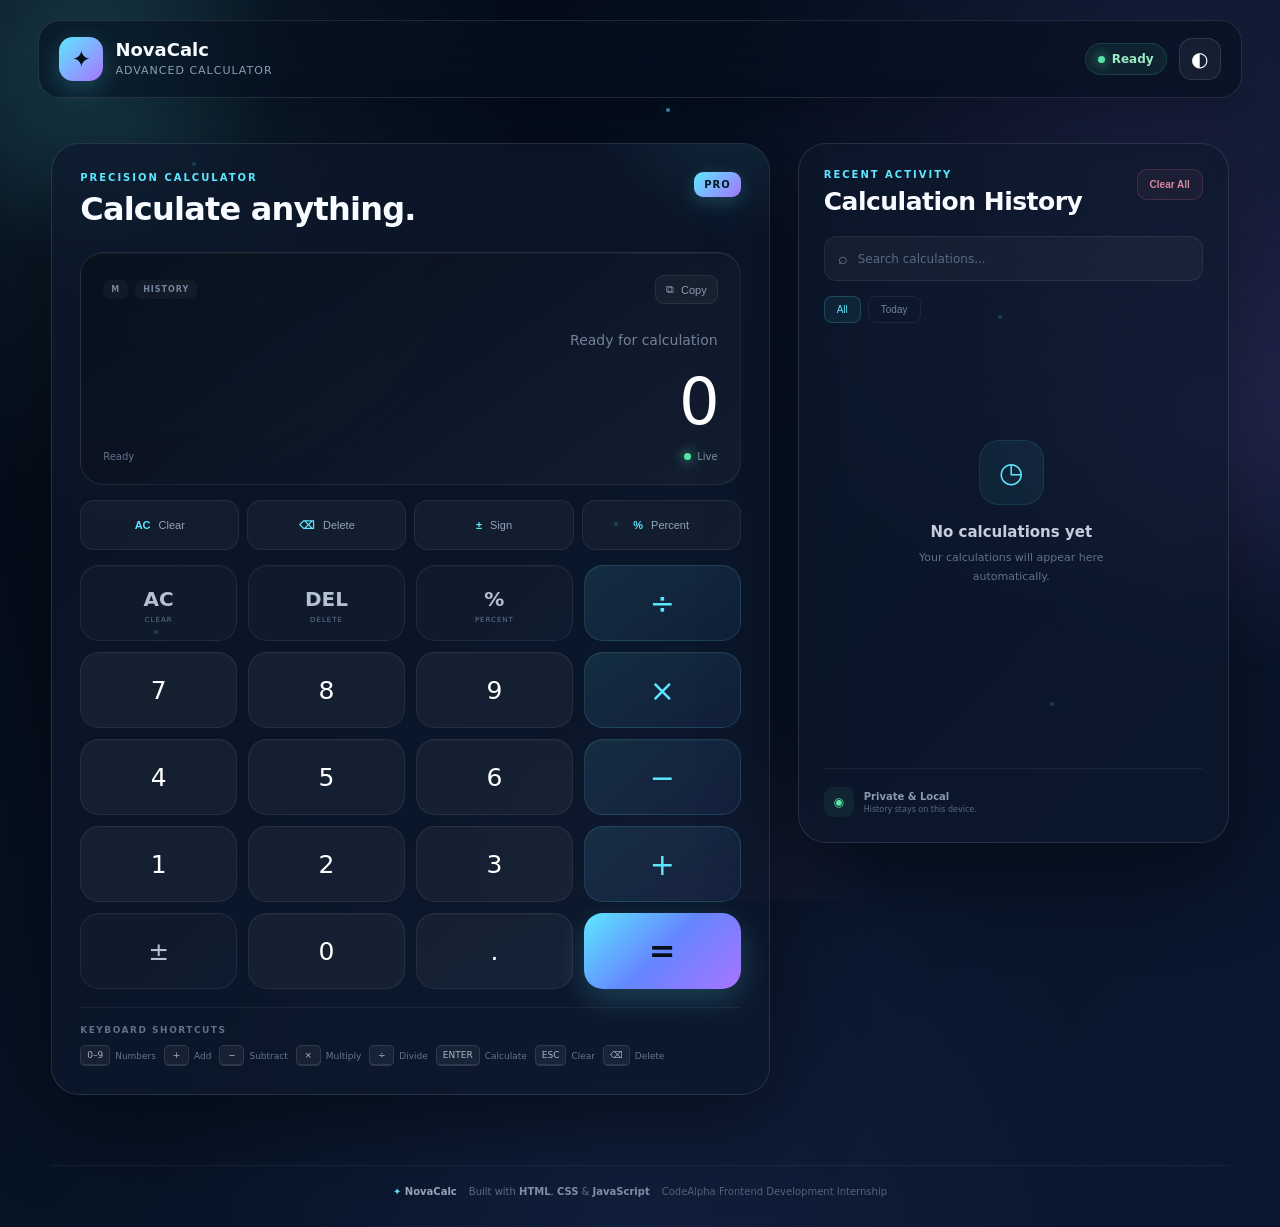
<file: Task2_Calculator/index.html>
<!DOCTYPE html>
<html lang="en">

<head>
    <meta charset="UTF-8">

    <meta
        name="viewport"
        content="width=device-width, initial-scale=1.0"
    >

    <meta
        name="description"
        content="NovaCalc - Advanced Premium Calculator"
    >

    <title>NovaCalc | Advanced Calculator</title>

    <link
        rel="stylesheet"
        href="style.css"
    >
</head>

<body>

    <!-- =====================================================
         BACKGROUND EFFECTS
    ====================================================== -->

    <div class="background-effects">

        <div class="gradient-orb orb-one"></div>
        <div class="gradient-orb orb-two"></div>
        <div class="gradient-orb orb-three"></div>

        <div class="grid-overlay"></div>

        <div class="particle particle-one"></div>
        <div class="particle particle-two"></div>
        <div class="particle particle-three"></div>
        <div class="particle particle-four"></div>
        <div class="particle particle-five"></div>
        <div class="particle particle-six"></div>

    </div>


    <!-- =====================================================
         NAVIGATION
    ====================================================== -->

    <header class="navbar">

        <div class="brand">

            <div class="brand-logo">
                <span>✦</span>
            </div>

            <div class="brand-text">

                <h1>NovaCalc</h1>

                <p>
                    Advanced Calculator
                </p>

            </div>

        </div>


        <div class="navbar-actions">

            <div class="status-indicator">

                <span class="status-dot"></span>

                <span>
                    Ready
                </span>

            </div>


            <button
                id="themeBtn"
                class="nav-button"
                type="button"
                aria-label="Change theme"
            >
                ◐
            </button>

        </div>

    </header>


    <!-- =====================================================
         MAIN APPLICATION
    ====================================================== -->

    <main class="app-container">


        <!-- =================================================
             CALCULATOR PANEL
        ================================================== -->

        <section class="calculator-panel">


            <!-- Calculator Header -->

            <div class="calculator-header">

                <div>

                    <span class="eyebrow">
                        PRECISION CALCULATOR
                    </span>

                    <h2>
                        Calculate anything.
                    </h2>

                </div>


                <div class="calculator-badge">
                    PRO
                </div>

            </div>


            <!-- =================================================
                 DISPLAY
            ================================================== -->

            <div class="display-container">


                <div class="display-toolbar">

                    <div class="memory-indicators">

                        <span id="memoryIndicator">
                            M
                        </span>

                        <span id="historyIndicator">
                            HISTORY
                        </span>

                    </div>


                    <button
                        id="copyBtn"
                        class="copy-button"
                        type="button"
                        aria-label="Copy result"
                    >
                        <span>⧉</span>
                        Copy
                    </button>

                </div>


                <!-- Previous expression -->

                <div
                    id="expression"
                    class="expression"
                >
                    Ready for calculation
                </div>


                <!-- Main result -->

                <div
                    id="display"
                    class="main-display"
                    aria-live="polite"
                >
                    0
                </div>


                <!-- Display footer -->

                <div class="display-footer">

                    <span id="displayStatus">
                        Enter numbers to begin
                    </span>

                    <span>
                        <span class="live-dot"></span>
                        Live
                    </span>

                </div>

            </div>


            <!-- =================================================
                 QUICK TOOLS
            ================================================== -->

            <div class="quick-tools">

                <button
                    type="button"
                    class="quick-tool"
                    data-action="clear"
                >
                    <span class="tool-icon">
                        AC
                    </span>

                    <span>
                        Clear
                    </span>
                </button>


                <button
                    type="button"
                    class="quick-tool"
                    data-action="delete"
                >
                    <span class="tool-icon">
                        ⌫
                    </span>

                    <span>
                        Delete
                    </span>
                </button>


                <button
                    type="button"
                    class="quick-tool"
                    data-action="sign"
                >
                    <span class="tool-icon">
                        ±
                    </span>

                    <span>
                        Sign
                    </span>
                </button>


                <button
                    type="button"
                    class="quick-tool"
                    data-action="percent"
                >
                    <span class="tool-icon">
                        %
                    </span>

                    <span>
                        Percent
                    </span>
                </button>

            </div>


            <!-- =================================================
                 CALCULATOR KEYPAD
            ================================================== -->

            <div
                class="calculator-keypad"
                aria-label="Calculator keypad"
            >


                <!-- ROW 1 -->

                <button
                    class="calculator-button function-button"
                    type="button"
                    data-action="clear"
                >
                    <span>AC</span>

                    <small>
                        Clear
                    </small>
                </button>


                <button
                    class="calculator-button function-button"
                    type="button"
                    data-action="delete"
                >
                    <span>DEL</span>

                    <small>
                        Delete
                    </small>
                </button>


                <button
                    class="calculator-button function-button"
                    type="button"
                    data-action="percent"
                >
                    <span>%</span>

                    <small>
                        Percent
                    </small>
                </button>


                <button
                    class="calculator-button operator-button"
                    type="button"
                    data-operator="/"
                    aria-label="Divide"
                >
                    <span>÷</span>
                </button>


                <!-- ROW 2 -->

                <button
                    class="calculator-button number-button"
                    type="button"
                    data-number="7"
                >
                    7
                </button>


                <button
                    class="calculator-button number-button"
                    type="button"
                    data-number="8"
                >
                    8
                </button>


                <button
                    class="calculator-button number-button"
                    type="button"
                    data-number="9"
                >
                    9
                </button>


                <button
                    class="calculator-button operator-button"
                    type="button"
                    data-operator="*"
                    aria-label="Multiply"
                >
                    ×
                </button>


                <!-- ROW 3 -->

                <button
                    class="calculator-button number-button"
                    type="button"
                    data-number="4"
                >
                    4
                </button>


                <button
                    class="calculator-button number-button"
                    type="button"
                    data-number="5"
                >
                    5
                </button>


                <button
                    class="calculator-button number-button"
                    type="button"
                    data-number="6"
                >
                    6
                </button>


                <button
                    class="calculator-button operator-button"
                    type="button"
                    data-operator="-"
                    aria-label="Subtract"
                >
                    −
                </button>


                <!-- ROW 4 -->

                <button
                    class="calculator-button number-button"
                    type="button"
                    data-number="1"
                >
                    1
                </button>


                <button
                    class="calculator-button number-button"
                    type="button"
                    data-number="2"
                >
                    2
                </button>


                <button
                    class="calculator-button number-button"
                    type="button"
                    data-number="3"
                >
                    3
                </button>


                <button
                    class="calculator-button operator-button"
                    type="button"
                    data-operator="+"
                    aria-label="Add"
                >
                    +
                </button>


                <!-- ROW 5 -->

                <button
                    class="calculator-button function-button"
                    type="button"
                    data-action="sign"
                >
                    ±
                </button>


                <button
                    class="calculator-button number-button zero-button"
                    type="button"
                    data-number="0"
                >
                    0
                </button>


                <button
                    class="calculator-button number-button"
                    type="button"
                    data-number="."
                >
                    .
                </button>


                <button
                    class="calculator-button equals-button"
                    type="button"
                    data-action="equals"
                >
                    =
                </button>

            </div>


            <!-- =================================================
                 KEYBOARD SHORTCUTS
            ================================================== -->

            <div class="keyboard-shortcuts">

                <div class="shortcut-title">
                    KEYBOARD SHORTCUTS
                </div>


                <div class="shortcut-list">

                    <div class="shortcut">
                        <kbd>0–9</kbd>
                        <span>Numbers</span>
                    </div>

                    <div class="shortcut">
                        <kbd>+</kbd>
                        <span>Add</span>
                    </div>

                    <div class="shortcut">
                        <kbd>−</kbd>
                        <span>Subtract</span>
                    </div>

                    <div class="shortcut">
                        <kbd>×</kbd>
                        <span>Multiply</span>
                    </div>

                    <div class="shortcut">
                        <kbd>÷</kbd>
                        <span>Divide</span>
                    </div>

                    <div class="shortcut">
                        <kbd>ENTER</kbd>
                        <span>Calculate</span>
                    </div>

                    <div class="shortcut">
                        <kbd>ESC</kbd>
                        <span>Clear</span>
                    </div>

                    <div class="shortcut">
                        <kbd>⌫</kbd>
                        <span>Delete</span>
                    </div>

                </div>

            </div>

        </section>


        <!-- =====================================================
             HISTORY PANEL
        ====================================================== -->

        <aside class="history-panel">


            <!-- History Header -->

            <div class="history-header">

                <div class="history-heading">

                    <span class="eyebrow">
                        RECENT ACTIVITY
                    </span>

                    <h2>
                        Calculation History
                    </h2>

                </div>


                <button
                    id="clearHistory"
                    class="history-clear-button"
                    type="button"
                >
                    Clear All
                </button>

            </div>


            <!-- Search -->

            <div class="history-search">

                <span>
                    ⌕
                </span>

                <input
                    id="historySearch"
                    type="text"
                    placeholder="Search calculations..."
                    autocomplete="off"
                >

            </div>


            <!-- History Filter -->

            <div class="history-filters">

                <button
                    class="history-filter active"
                    data-filter="all"
                    type="button"
                >
                    All
                </button>

                <button
                    class="history-filter"
                    data-filter="today"
                    type="button"
                >
                    Today
                </button>

            </div>


            <!-- History Items -->

            <div
                id="historyList"
                class="history-list"
            >

                <!-- Empty state -->

                <div
                    id="emptyHistory"
                    class="empty-history"
                >

                    <div class="empty-history-icon">
                        ◷
                    </div>

                    <h3>
                        No calculations yet
                    </h3>

                    <p>
                        Your calculations will
                        appear here automatically.
                    </p>

                </div>

            </div>


            <!-- History Footer -->

            <div class="history-footer">

                <div class="history-security">

                    <span class="security-icon">
                        ◉
                    </span>

                    <div>

                        <strong>
                            Private & Local
                        </strong>

                        <p>
                            History stays on this device.
                        </p>

                    </div>

                </div>

            </div>

        </aside>

    </main>


    <!-- =====================================================
         TOAST NOTIFICATION
    ====================================================== -->

    <div
        id="toast"
        class="toast"
        role="status"
        aria-live="polite"
    >
        <span id="toastIcon">
            ✓
        </span>

        <span id="toastMessage">
            Done
        </span>

    </div>


    <!-- =====================================================
         FOOTER
    ====================================================== -->

    <footer class="footer">

        <div class="footer-brand">
            <span>✦</span>
            NovaCalc
        </div>

        <p>
            Built with
            <strong>HTML</strong>,
            <strong>CSS</strong> &
            <strong>JavaScript</strong>
        </p>

        <span class="footer-internship">
            CodeAlpha Frontend Development Internship
        </span>

    </footer>


    <!-- =====================================================
         JAVASCRIPT
    ====================================================== -->

    <script src="script.js"></script>

</body>

</html>
</file>
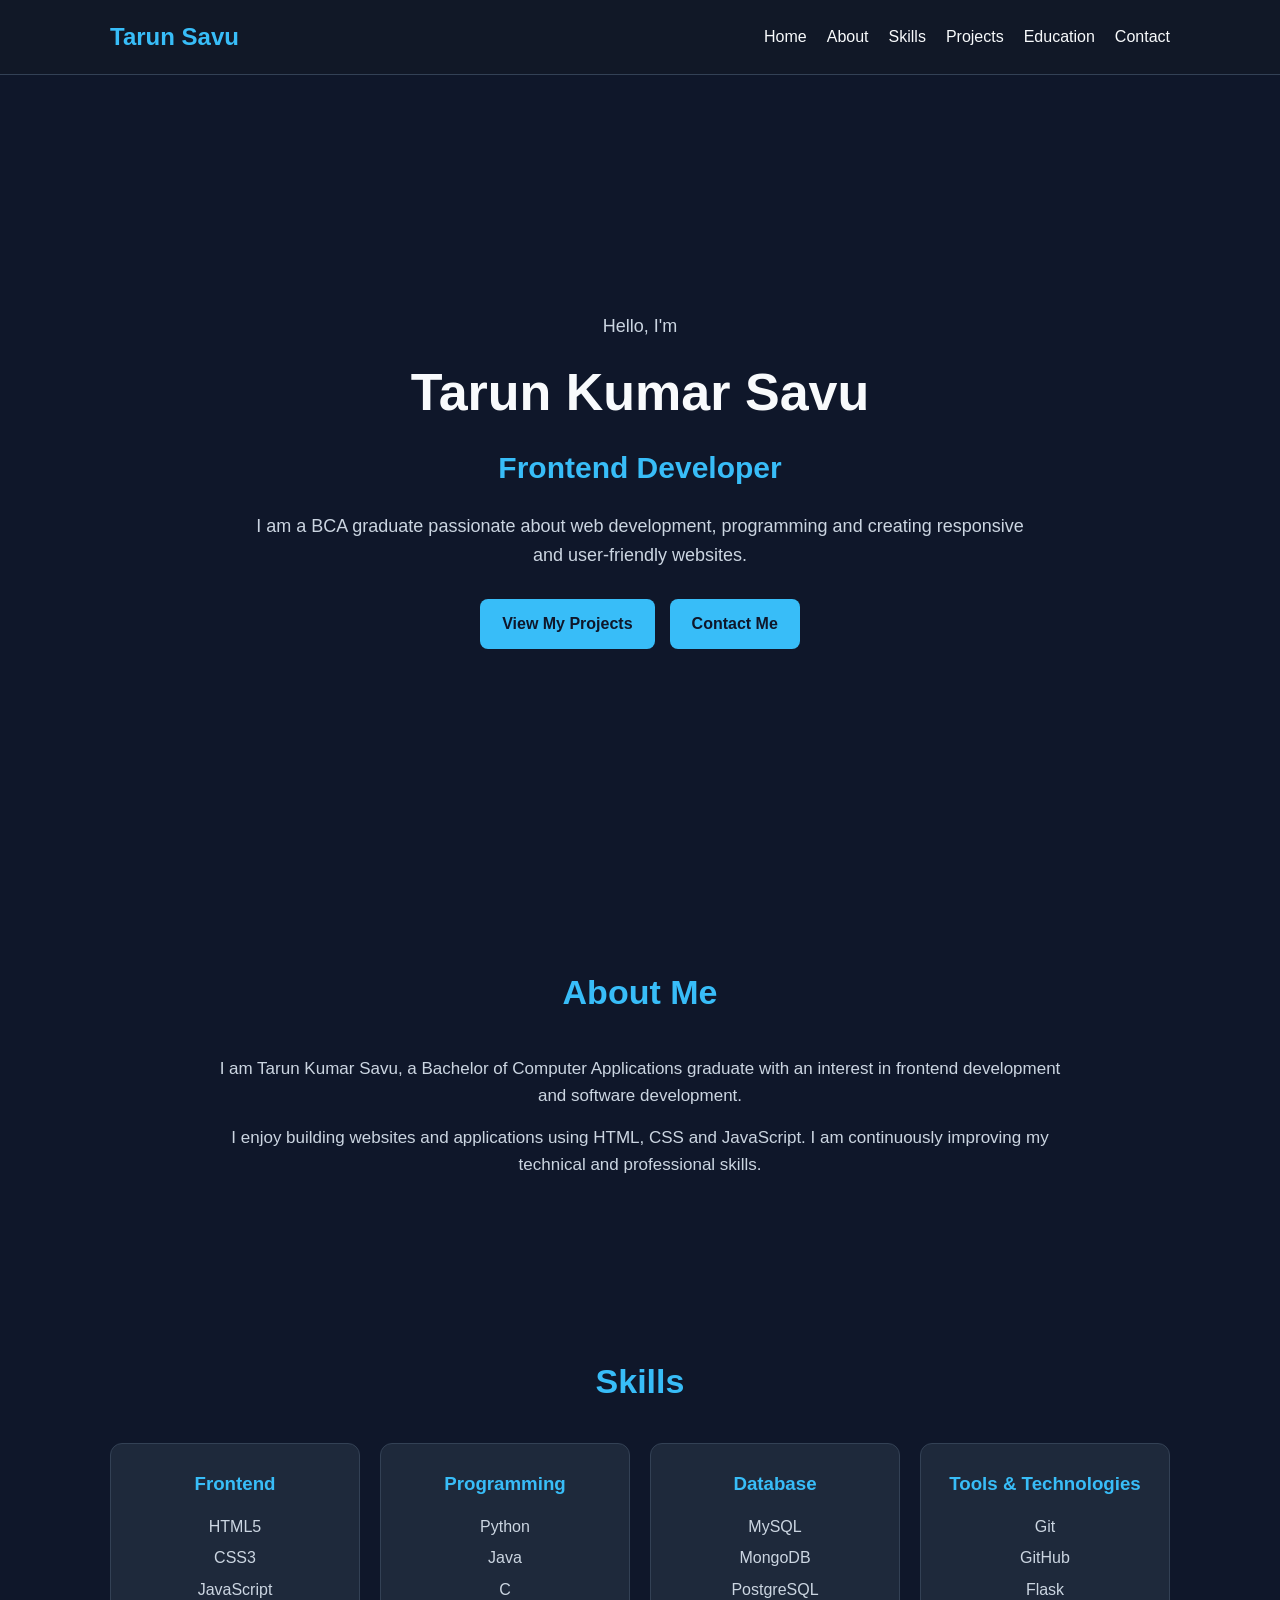
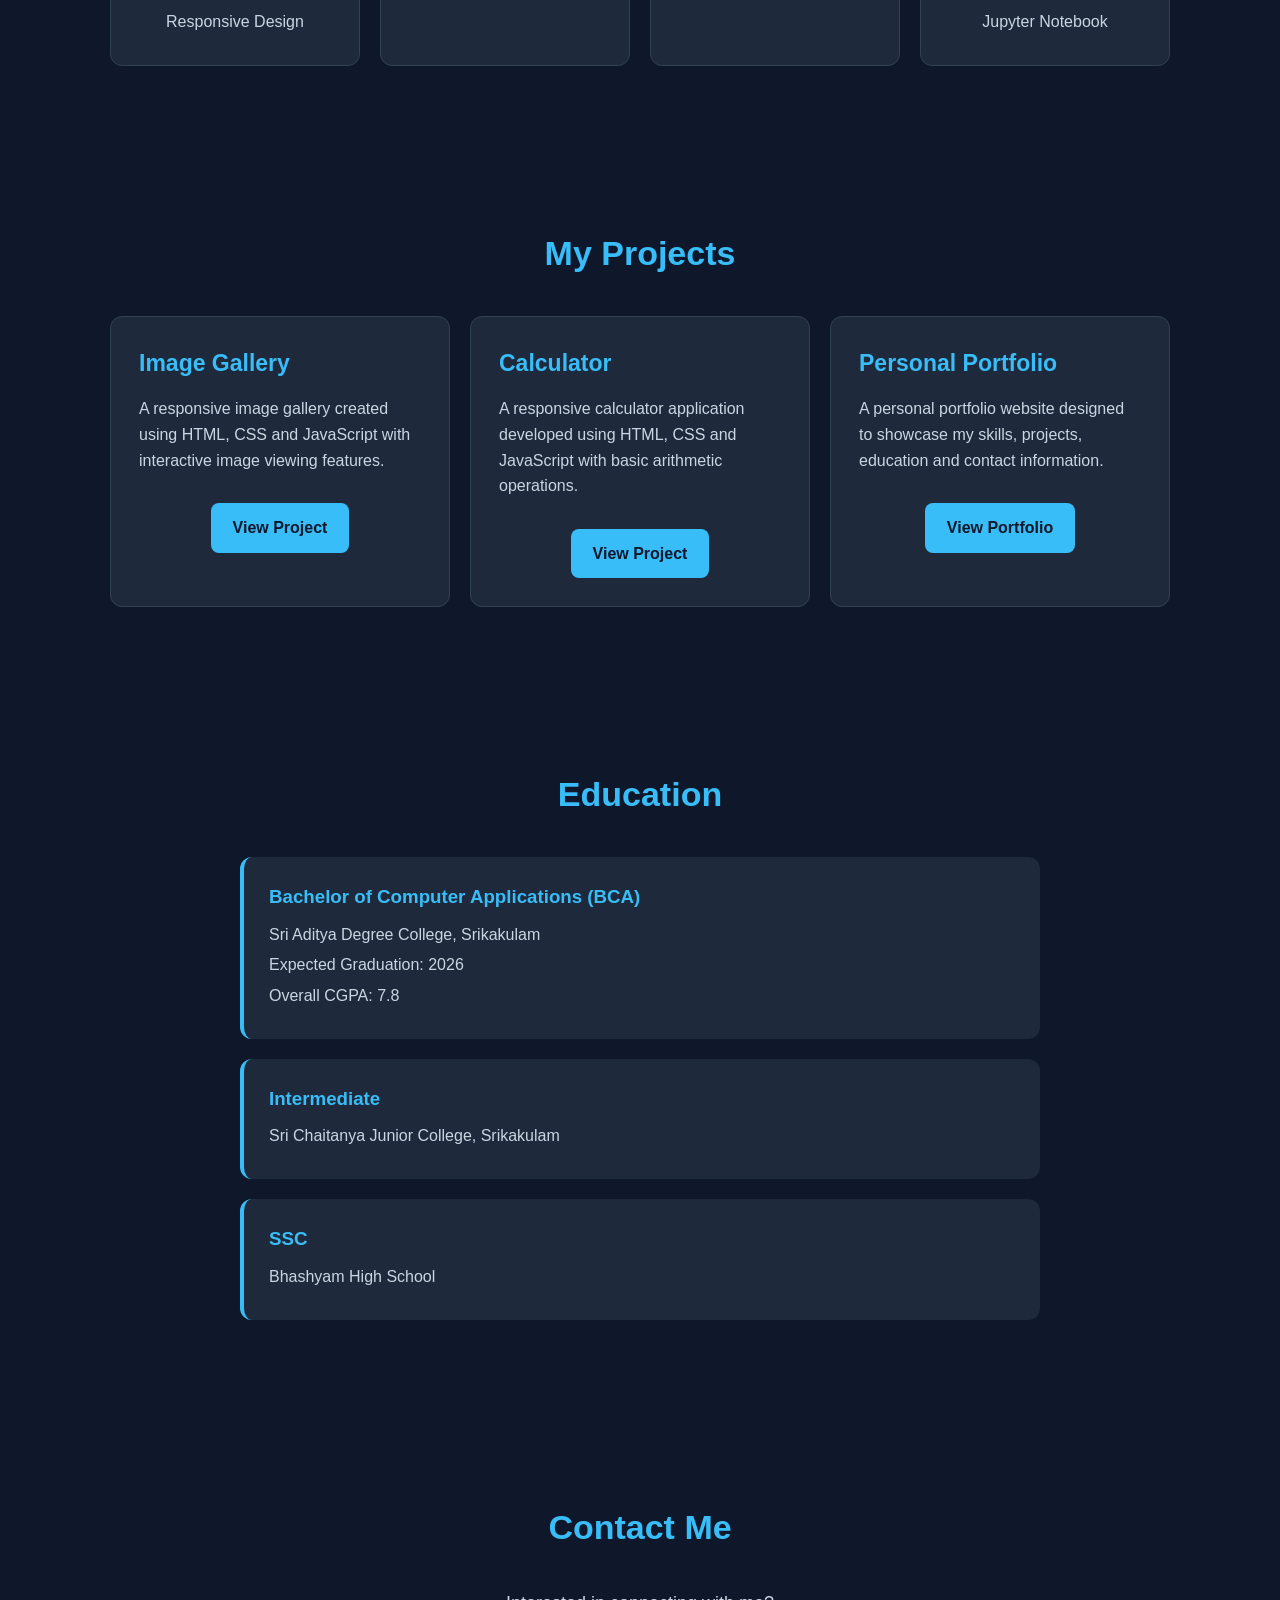
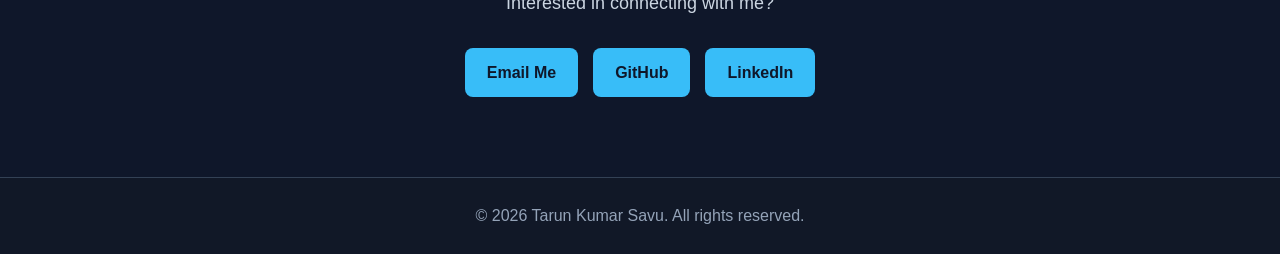
<file: Task3_Portfolio/index.html>
<!DOCTYPE html>
<html lang="en">
<head>
    <meta charset="UTF-8">
    <meta name="viewport" content="width=device-width, initial-scale=1.0">

    <title>Tarun Kumar Savu | Portfolio</title>

    <meta name="description"
        content="Portfolio of Tarun Kumar Savu - Frontend Developer and BCA Graduate.">

    <link rel="stylesheet" href="style.css">
</head>

<body>

    <!-- Header -->
    <header>
        <nav class="navbar">

            <div class="logo">
                Tarun Savu
            </div>

            <ul class="nav-links">
                <li><a href="#home">Home</a></li>
                <li><a href="#about">About</a></li>
                <li><a href="#skills">Skills</a></li>
                <li><a href="#projects">Projects</a></li>
                <li><a href="#education">Education</a></li>
                <li><a href="#contact">Contact</a></li>
            </ul>

        </nav>
    </header>


    <main>

        <!-- Home Section -->
        <section id="home" class="hero">

            <div class="hero-content">

                <p class="intro">Hello, I'm</p>

                <h1>Tarun Kumar Savu</h1>

                <h2>Frontend Developer</h2>

                <p>
                    I am a BCA graduate passionate about web development,
                    programming and creating responsive and user-friendly
                    websites.
                </p>

                <div class="hero-buttons">

                    <a href="#projects" class="btn">
                        View My Projects
                    </a>

                    <a href="#contact" class="btn">
                        Contact Me
                    </a>

                </div>

            </div>

        </section>


        <!-- About Section -->
        <section id="about">

            <h2>About Me</h2>

            <p>
                I am Tarun Kumar Savu, a Bachelor of Computer Applications
                graduate with an interest in frontend development and
                software development.
            </p>

            <p>
                I enjoy building websites and applications using HTML,
                CSS and JavaScript. I am continuously improving my
                technical and professional skills.
            </p>

        </section>


        <!-- Skills Section -->
        <section id="skills">

            <h2>Skills</h2>

            <div class="skills-container">

                <div class="skill-card">
                    <h3>Frontend</h3>
                    <p>HTML5</p>
                    <p>CSS3</p>
                    <p>JavaScript</p>
                    <p>Responsive Design</p>
                </div>

                <div class="skill-card">
                    <h3>Programming</h3>
                    <p>Python</p>
                    <p>Java</p>
                    <p>C</p>
                </div>

                <div class="skill-card">
                    <h3>Database</h3>
                    <p>MySQL</p>
                    <p>MongoDB</p>
                    <p>PostgreSQL</p>
                </div>

                <div class="skill-card">
                    <h3>Tools & Technologies</h3>
                    <p>Git</p>
                    <p>GitHub</p>
                    <p>Flask</p>
                    <p>Jupyter Notebook</p>
                </div>

            </div>

        </section>


        <!-- Projects Section -->
        <section id="projects">

            <h2>My Projects</h2>

            <div class="projects-container">

                <!-- Project 1 -->
                <div class="project-card">

                    <h3>Image Gallery</h3>

                    <p>
                        A responsive image gallery created using
                        HTML, CSS and JavaScript with interactive
                        image viewing features.
                    </p>

                    <div class="project-buttons">
                        <a href="#" class="btn">View Project</a>
                    </div>

                </div>


                <!-- Project 2 -->
                <div class="project-card">

                    <h3>Calculator</h3>

                    <p>
                        A responsive calculator application developed
                        using HTML, CSS and JavaScript with basic
                        arithmetic operations.
                    </p>

                    <div class="project-buttons">
                        <a href="#" class="btn">View Project</a>
                    </div>

                </div>


                <!-- Project 3 -->
                <div class="project-card">

                    <h3>Personal Portfolio</h3>

                    <p>
                        A personal portfolio website designed to
                        showcase my skills, projects, education and
                        contact information.
                    </p>

                    <div class="project-buttons">
                        <a href="#home" class="btn">View Portfolio</a>
                    </div>

                </div>

            </div>

        </section>


        <!-- Education Section -->
        <section id="education">

            <h2>Education</h2>

            <div class="education-card">

                <h3>Bachelor of Computer Applications (BCA)</h3>

                <p>
                    Sri Aditya Degree College, Srikakulam
                </p>

                <p>
                    Expected Graduation: 2026
                </p>

                <p>
                    Overall CGPA: 7.8
                </p>

            </div>


            <div class="education-card">

                <h3>Intermediate</h3>

                <p>
                    Sri Chaitanya Junior College, Srikakulam
                </p>

            </div>


            <div class="education-card">

                <h3>SSC</h3>

                <p>
                    Bhashyam High School
                </p>

            </div>

        </section>


        <!-- Contact Section -->
        <section id="contact">

            <h2>Contact Me</h2>

            <p>
                Interested in connecting with me?
            </p>

            <div class="contact-buttons">

                <a
                    class="btn"
                    href="mailto:your-email@example.com">
                    Email Me
                </a>

                <a
                    class="btn"
                    href="https://github.com/"
                    target="_blank">
                    GitHub
                </a>

                <a
                    class="btn"
                    href="https://www.linkedin.com/"
                    target="_blank">
                    LinkedIn
                </a>

            </div>

        </section>

    </main>


    <!-- Footer -->
    <footer>

        <p>
            © <span id="year"></span>
            Tarun Kumar Savu. All rights reserved.
        </p>

    </footer>


    <!-- JavaScript -->
    <script src="script.js"></script>

</body>
</html>
</file>
<file: Task2_Calculator/style.css>
/* =====================================================
   NOVACALC - PREMIUM ADVANCED CALCULATOR
   COMPLETE style.css
   ===================================================== */


/* =====================================================
   ROOT
   ===================================================== */

:root {
    --bg-1: #030712;
    --bg-2: #071426;
    --bg-3: #0b1730;

    --panel: rgba(13, 24, 44, 0.72);
    --panel-light: rgba(255, 255, 255, 0.055);

    --border: rgba(255, 255, 255, 0.11);
    --border-bright: rgba(255, 255, 255, 0.2);

    --text: #f8fbff;
    --muted: #8e9db5;

    --cyan: #5de7ff;
    --blue: #6585ff;
    --purple: #a875ff;
    --pink: #ff69c9;

    --green: #58e6a8;
    --red: #ff6f91;
    --yellow: #ffd166;

    --shadow:
        0 30px 90px rgba(0, 0, 0, 0.45);

    --soft-shadow:
        0 12px 35px rgba(0, 0, 0, 0.25);

    --radius: 28px;
}


/* =====================================================
   RESET
   ===================================================== */

* {
    margin: 0;
    padding: 0;
    box-sizing: border-box;
}

html {
    scroll-behavior: smooth;
}

body {
    min-height: 100vh;

    color: var(--text);

    font-family:
        Inter,
        ui-sans-serif,
        system-ui,
        -apple-system,
        BlinkMacSystemFont,
        "Segoe UI",
        sans-serif;

    background:
        radial-gradient(
            circle at 10% 10%,
            rgba(93, 231, 255, 0.10),
            transparent 25%
        ),
        radial-gradient(
            circle at 90% 15%,
            rgba(168, 117, 255, 0.12),
            transparent 28%
        ),
        radial-gradient(
            circle at 50% 100%,
            rgba(101, 133, 255, 0.08),
            transparent 35%
        ),
        linear-gradient(
            135deg,
            var(--bg-1),
            var(--bg-2),
            var(--bg-3)
        );

    overflow-x: hidden;
}


/* =====================================================
   BACKGROUND EFFECTS
   ===================================================== */

.background-effects {
    position: fixed;

    inset: 0;

    overflow: hidden;

    pointer-events: none;

    z-index: -10;
}

.gradient-orb {
    position: absolute;

    border-radius: 50%;

    filter: blur(10px);

    opacity: 0.65;

    mix-blend-mode: screen;
}

.orb-one {
    width: 420px;
    height: 420px;

    top: -150px;
    left: -130px;

    background:
        radial-gradient(
            circle,
            rgba(93, 231, 255, 0.25),
            transparent 68%
        );

    animation:
        orbOne 13s ease-in-out infinite alternate;
}

.orb-two {
    width: 520px;
    height: 520px;

    right: -190px;
    top: 18%;

    background:
        radial-gradient(
            circle,
            rgba(168, 117, 255, 0.22),
            transparent 68%
        );

    animation:
        orbTwo 16s ease-in-out infinite alternate;
}

.orb-three {
    width: 450px;
    height: 450px;

    bottom: -220px;
    left: 35%;

    background:
        radial-gradient(
            circle,
            rgba(255, 105, 201, 0.12),
            transparent 68%
        );

    animation:
        orbThree 18s ease-in-out infinite alternate;
}

@keyframes orbOne {

    0% {
        transform:
            translate(0, 0)
            scale(1);
    }

    100% {
        transform:
            translate(160px, 120px)
            scale(1.25);
    }
}

@keyframes orbTwo {

    0% {
        transform:
            translate(0, 0)
            scale(1);
    }

    100% {
        transform:
            translate(-130px, 90px)
            scale(1.18);
    }
}

@keyframes orbThree {

    0% {
        transform:
            translate(0, 0);
    }

    100% {
        transform:
            translate(80px, -90px);
    }
}


/* =====================================================
   GRID BACKGROUND
   ===================================================== */

.grid-overlay {
    position: absolute;

    inset: 0;

    opacity: 0.18;

    background-image:
        linear-gradient(
            rgba(255, 255, 255, 0.025) 1px,
            transparent 1px
        ),
        linear-gradient(
            90deg,
            rgba(255, 255, 255, 0.025) 1px,
            transparent 1px
        );

    background-size:
        55px 55px;

    mask-image:
        linear-gradient(
            to bottom,
            black,
            transparent 85%
        );
}


/* =====================================================
   FLOATING PARTICLES
   ===================================================== */

.particle {
    position: absolute;

    width: 4px;
    height: 4px;

    border-radius: 50%;

    background: var(--cyan);

    box-shadow:
        0 0 15px var(--cyan);

    opacity: 0.65;
}

.particle-one {
    top: 18%;
    left: 15%;

    animation:
        particleFloat 8s ease-in-out infinite;
}

.particle-two {
    top: 35%;
    left: 78%;

    animation:
        particleFloat 11s ease-in-out infinite 1s;
}

.particle-three {
    top: 70%;
    left: 12%;

    animation:
        particleFloat 9s ease-in-out infinite 2s;
}

.particle-four {
    top: 78%;
    left: 82%;

    animation:
        particleFloat 10s ease-in-out infinite 3s;
}

.particle-five {
    top: 12%;
    left: 52%;

    animation:
        particleFloat 12s ease-in-out infinite 1.5s;
}

.particle-six {
    top: 58%;
    left: 48%;

    animation:
        particleFloat 7s ease-in-out infinite 2.5s;
}

@keyframes particleFloat {

    0%,
    100% {
        transform:
            translateY(0)
            scale(1);

        opacity: 0.3;
    }

    50% {
        transform:
            translateY(-35px)
            scale(1.6);

        opacity: 0.9;
    }
}


/* =====================================================
   NAVBAR
   ===================================================== */

.navbar {
    width: min(1450px, 94%);

    margin: 20px auto 0;

    padding: 16px 20px;

    display: flex;

    align-items: center;

    justify-content: space-between;

    border:
        1px solid var(--border);

    border-radius: 22px;

    background:
        rgba(6, 15, 30, 0.62);

    backdrop-filter:
        blur(22px);

    -webkit-backdrop-filter:
        blur(22px);

    box-shadow:
        0 15px 45px
        rgba(0, 0, 0, 0.22);

    animation:
        navAppear 0.8s ease both;
}

@keyframes navAppear {

    from {
        opacity: 0;

        transform:
            translateY(-15px);
    }

    to {
        opacity: 1;

        transform:
            translateY(0);
    }
}


/* =====================================================
   BRAND
   ===================================================== */

.brand {
    display: flex;

    align-items: center;

    gap: 12px;
}

.brand-logo {
    width: 44px;
    height: 44px;

    display: flex;

    align-items: center;

    justify-content: center;

    border-radius: 14px;

    background:
        linear-gradient(
            135deg,
            var(--cyan),
            var(--purple)
        );

    color: #06101d;

    font-size: 23px;

    box-shadow:
        0 8px 25px
        rgba(93, 231, 255, 0.22);
}

.brand-text h1 {
    font-size: 18px;

    line-height: 1;
}

.brand-text p {
    margin-top: 5px;

    color: var(--muted);

    font-size: 11px;

    letter-spacing: 1px;

    text-transform: uppercase;
}


/* =====================================================
   NAV ACTIONS
   ===================================================== */

.navbar-actions {
    display: flex;

    align-items: center;

    gap: 12px;
}

.status-indicator {
    display: flex;

    align-items: center;

    gap: 7px;

    padding:
        8px 12px;

    border-radius: 50px;

    background:
        rgba(88, 230, 168, 0.07);

    border:
        1px solid
        rgba(88, 230, 168, 0.15);

    color: #9beac5;

    font-size: 12px;

    font-weight: 700;
}

.status-dot,
.live-dot {
    width: 7px;
    height: 7px;

    border-radius: 50%;

    background: var(--green);

    box-shadow:
        0 0 12px
        var(--green);

    animation:
        statusPulse 2s ease-in-out infinite;
}

@keyframes statusPulse {

    0%,
    100% {
        opacity: 0.55;

        transform: scale(0.85);
    }

    50% {
        opacity: 1;

        transform: scale(1.15);
    }
}

.nav-button {
    width: 42px;
    height: 42px;

    border-radius: 13px;

    border:
        1px solid var(--border);

    background:
        rgba(255, 255, 255, 0.05);

    color: white;

    font-size: 20px;

    cursor: pointer;

    transition:
        transform 0.25s ease,
        background 0.25s ease;
}

.nav-button:hover {
    transform:
        rotate(20deg)
        scale(1.06);

    background:
        rgba(255, 255, 255, 0.1);
}


/* =====================================================
   MAIN LAYOUT
   ===================================================== */

.app-container {
    width: min(1250px, 92%);

    margin:
        45px auto 70px;

    display: grid;

    grid-template-columns:
        minmax(0, 1.25fr)
        minmax(320px, 0.75fr);

    gap: 28px;

    align-items: start;

    animation:
        pageAppear 0.9s ease both;
}

@keyframes pageAppear {

    from {
        opacity: 0;

        transform:
            translateY(25px);
    }

    to {
        opacity: 1;

        transform:
            translateY(0);
    }
}


/* =====================================================
   SHARED PANEL
   ===================================================== */

.calculator-panel,
.history-panel {
    border:
        1px solid var(--border);

    background:
        var(--panel);

    backdrop-filter:
        blur(25px);

    -webkit-backdrop-filter:
        blur(25px);

    box-shadow:
        var(--shadow);
}


/* =====================================================
   CALCULATOR PANEL
   ===================================================== */

.calculator-panel {
    padding: 28px;

    border-radius:
        var(--radius);

    position: relative;

    overflow: hidden;
}

.calculator-panel::before {
    content: "";

    position: absolute;

    width: 350px;
    height: 350px;

    top: -250px;
    right: -150px;

    border-radius: 50%;

    background:
        radial-gradient(
            circle,
            rgba(93, 231, 255, 0.12),
            transparent 68%
        );

    pointer-events: none;
}


/* =====================================================
   CALCULATOR HEADER
   ===================================================== */

.calculator-header {
    display: flex;

    align-items: flex-start;

    justify-content: space-between;

    margin-bottom: 24px;
}

.eyebrow {
    display: block;

    margin-bottom: 7px;

    color: var(--cyan);

    font-size: 10px;

    font-weight: 800;

    letter-spacing: 2px;
}

.calculator-header h2 {
    font-size:
        clamp(24px, 4vw, 32px);

    letter-spacing:
        -0.8px;
}

.calculator-badge {
    padding:
        7px 10px;

    border-radius: 9px;

    color: #07101d;

    font-size: 10px;

    font-weight: 900;

    letter-spacing: 1px;

    background:
        linear-gradient(
            135deg,
            var(--cyan),
            var(--purple)
        );

    box-shadow:
        0 5px 18px
        rgba(93, 231, 255, 0.2);
}


/* =====================================================
   DISPLAY
   ===================================================== */

.display-container {
    padding: 22px;

    min-height: 190px;

    border-radius: 23px;

    border:
        1px solid
        rgba(255, 255, 255, 0.09);

    background:
        linear-gradient(
            145deg,
            rgba(0, 0, 0, 0.27),
            rgba(255, 255, 255, 0.035)
        );

    box-shadow:
        inset 0 1px 0
        rgba(255, 255, 255, 0.04);

    overflow: hidden;
}

.display-toolbar {
    display: flex;

    align-items: center;

    justify-content: space-between;
}

.memory-indicators {
    display: flex;

    gap: 7px;
}

.memory-indicators span {
    padding:
        5px 8px;

    border-radius: 7px;

    color: #74849c;

    background:
        rgba(255, 255, 255, 0.035);

    font-size: 8px;

    font-weight: 800;

    letter-spacing: 1px;
}

.copy-button {
    display: flex;

    align-items: center;

    gap: 7px;

    padding:
        7px 10px;

    border-radius: 9px;

    border:
        1px solid
        rgba(255, 255, 255, 0.08);

    background:
        rgba(255, 255, 255, 0.035);

    color: #8d9bb0;

    cursor: pointer;

    font-size: 11px;

    transition:
        all 0.25s ease;
}

.copy-button:hover {
    color: var(--cyan);

    border-color:
        rgba(93, 231, 255, 0.3);

    background:
        rgba(93, 231, 255, 0.07);
}

.expression {
    min-height: 28px;

    margin-top: 28px;

    color: #72829b;

    font-size: 14px;

    text-align: right;

    white-space: nowrap;

    overflow: hidden;

    text-overflow: ellipsis;
}

.main-display {
    margin-top: 5px;

    min-height: 62px;

    display: flex;

    align-items: center;

    justify-content: flex-end;

    color: white;

    font-size:
        clamp(42px, 7vw, 64px);

    font-weight: 300;

    letter-spacing: -2px;

    text-align: right;

    overflow: hidden;

    white-space: nowrap;

    text-overflow: ellipsis;

    transition:
        transform 0.18s ease,
        color 0.18s ease;
}

.main-display.pop {
    animation:
        displayPop 0.2s ease;
}

@keyframes displayPop {

    50% {
        transform: scale(1.025);
    }
}

.display-footer {
    display: flex;

    align-items: center;

    justify-content: space-between;

    margin-top: 12px;

    color: #65758d;

    font-size: 10px;
}

.display-footer > span:last-child {
    display: flex;

    align-items: center;

    gap: 6px;

    color: #7f91a9;
}


/* =====================================================
   QUICK TOOLS
   ===================================================== */

.quick-tools {
    display: grid;

    grid-template-columns:
        repeat(4, 1fr);

    gap: 8px;

    margin:
        15px 0;
}

.quick-tool {
    min-height: 50px;

    display: flex;

    align-items: center;

    justify-content: center;

    gap: 8px;

    border:
        1px solid
        rgba(255, 255, 255, 0.07);

    border-radius: 14px;

    background:
        rgba(255, 255, 255, 0.035);

    color: #95a4b9;

    cursor: pointer;

    font-size: 11px;

    transition:
        all 0.25s ease;
}

.quick-tool:hover {
    color: white;

    border-color:
        rgba(93, 231, 255, 0.25);

    background:
        rgba(93, 231, 255, 0.06);

    transform:
        translateY(-2px);
}

.tool-icon {
    color: var(--cyan);

    font-weight: 800;
}


/* =====================================================
   KEYPAD
   ===================================================== */

.calculator-keypad {
    display: grid;

    grid-template-columns:
        repeat(4, 1fr);

    gap: 11px;
}

.calculator-button {
    position: relative;

    min-height: 76px;

    border:
        1px solid
        rgba(255, 255, 255, 0.07);

    border-radius: 19px;

    background:
        rgba(255, 255, 255, 0.045);

    color: white;

    cursor: pointer;

    font-family: inherit;

    font-size: 25px;

    font-weight: 500;

    overflow: hidden;

    box-shadow:
        inset 0 1px 0
        rgba(255, 255, 255, 0.025);

    transition:
        transform 0.15s ease,
        background 0.2s ease,
        border-color 0.2s ease,
        box-shadow 0.2s ease;
}

.calculator-button::before {
    content: "";

    position: absolute;

    width: 0;
    height: 0;

    left: 50%;
    top: 50%;

    border-radius: 50%;

    background:
        rgba(255, 255, 255, 0.12);

    transform:
        translate(-50%, -50%);

    transition:
        width 0.35s ease,
        height 0.35s ease;
}

.calculator-button:active {
    transform:
        scale(0.93);
}

.calculator-button:active::before {
    width: 180px;
    height: 180px;
}

.calculator-button:hover {
    transform:
        translateY(-3px);

    background:
        rgba(255, 255, 255, 0.08);

    border-color:
        rgba(255, 255, 255, 0.14);

    box-shadow:
        0 10px 25px
        rgba(0, 0, 0, 0.18);
}

.number-button {
    background:
        rgba(255, 255, 255, 0.045);
}

.number-button:hover {
    border-color:
        rgba(93, 231, 255, 0.2);
}

.function-button {
    color: #b4c1d3;

    background:
        rgba(255, 255, 255, 0.025);
}

.function-button span {
    font-size: 20px;

    font-weight: 800;
}

.function-button small {
    display: block;

    margin-top: 4px;

    color: #64758d;

    font-size: 7px;

    text-transform: uppercase;

    letter-spacing: 1px;
}

.operator-button {
    color: var(--cyan);

    background:
        linear-gradient(
            145deg,
            rgba(93, 231, 255, 0.11),
            rgba(101, 133, 255, 0.08)
        );

    border-color:
        rgba(93, 231, 255, 0.15);

    font-size: 30px;
}

.operator-button:hover {
    color: white;

    background:
        linear-gradient(
            145deg,
            rgba(93, 231, 255, 0.2),
            rgba(101, 133, 255, 0.14)
        );

    box-shadow:
        0 10px 30px
        rgba(93, 231, 255, 0.12);
}

.equals-button {
    color: #06101d;

    border: none;

    background:
        linear-gradient(
            135deg,
            var(--cyan),
            var(--blue),
            var(--purple)
        );

    box-shadow:
        0 10px 30px
        rgba(93, 231, 255, 0.2);

    font-size: 32px;

    font-weight: 800;
}

.equals-button:hover {
    color: white;

    background:
        linear-gradient(
            135deg,
            var(--blue),
            var(--purple),
            var(--pink)
        );

    box-shadow:
        0 15px 40px
        rgba(168, 117, 255, 0.28);
}

.zero-button {
    grid-column: span 1;
}


/* =====================================================
   KEYBOARD SHORTCUTS
   ===================================================== */

.keyboard-shortcuts {
    margin-top: 18px;

    padding-top: 17px;

    border-top:
        1px solid
        rgba(255, 255, 255, 0.06);
}

.shortcut-title {
    margin-bottom: 10px;

    color: #617189;

    font-size: 9px;

    font-weight: 800;

    letter-spacing: 1.5px;
}

.shortcut-list {
    display: flex;

    flex-wrap: wrap;

    gap: 8px;
}

.shortcut {
    display: flex;

    align-items: center;

    gap: 5px;

    color: #64758d;

    font-size: 9px;
}

kbd {
    min-width: 25px;

    padding:
        4px 6px;

    text-align: center;

    border:
        1px solid
        rgba(255, 255, 255, 0.1);

    border-bottom-width: 2px;

    border-radius: 5px;

    background:
        rgba(255, 255, 255, 0.05);

    color: #aab7c8;

    font-family: inherit;

    font-size: 9px;
}


/* =====================================================
   HISTORY PANEL
   ===================================================== */

.history-panel {
    min-height: 700px;

    border-radius:
        var(--radius);

    padding: 25px;

    display: flex;

    flex-direction: column;
}

.history-header {
    display: flex;

    align-items: flex-start;

    justify-content: space-between;

    gap: 15px;

    margin-bottom: 20px;
}

.history-heading h2 {
    font-size: 25px;

    letter-spacing: -0.5px;
}

.history-clear-button {
    padding:
        9px 12px;

    border-radius: 10px;

    border:
        1px solid
        rgba(255, 111, 145, 0.18);

    background:
        rgba(255, 111, 145, 0.05);

    color: #d88a9d;

    cursor: pointer;

    font-size: 10px;

    font-weight: 700;

    transition:
        all 0.25s ease;
}

.history-clear-button:hover {
    color: white;

    background:
        rgba(255, 111, 145, 0.12);

    border-color:
        rgba(255, 111, 145, 0.3);
}


/* =====================================================
   HISTORY SEARCH
   ===================================================== */

.history-search {
    height: 45px;

    display: flex;

    align-items: center;

    gap: 10px;

    padding:
        0 13px;

    border-radius: 13px;

    border:
        1px solid
        rgba(255, 255, 255, 0.07);

    background:
        rgba(255, 255, 255, 0.035);

    color: #718199;

    transition:
        border-color 0.25s ease;
}

.history-search:focus-within {
    border-color:
        rgba(93, 231, 255, 0.3);
}

.history-search input {
    width: 100%;

    border: none;

    outline: none;

    background: transparent;

    color: white;

    font-family: inherit;

    font-size: 12px;
}

.history-search input::placeholder {
    color: #596a82;
}


/* =====================================================
   HISTORY FILTERS
   ===================================================== */

.history-filters {
    display: flex;

    gap: 7px;

    margin:
        15px 0;
}

.history-filter {
    padding:
        7px 12px;

    border-radius: 8px;

    border:
        1px solid
        rgba(255, 255, 255, 0.07);

    background:
        transparent;

    color: #718198;

    cursor: pointer;

    font-size: 10px;

    transition:
        all 0.2s ease;
}

.history-filter:hover,
.history-filter.active {
    color: var(--cyan);

    border-color:
        rgba(93, 231, 255, 0.2);

    background:
        rgba(93, 231, 255, 0.06);
}


/* =====================================================
   HISTORY LIST
   ===================================================== */

.history-list {
    flex: 1;

    min-height: 420px;

    max-height: 520px;

    overflow-y: auto;

    padding-right: 4px;
}

.history-list::-webkit-scrollbar {
    width: 4px;
}

.history-list::-webkit-scrollbar-track {
    background: transparent;
}

.history-list::-webkit-scrollbar-thumb {
    border-radius: 20px;

    background:
        rgba(255, 255, 255, 0.12);
}


/* =====================================================
   EMPTY HISTORY
   ===================================================== */

.empty-history {
    min-height: 350px;

    display: flex;

    flex-direction: column;

    align-items: center;

    justify-content: center;

    text-align: center;

    padding: 25px;

    color: var(--muted);
}

.empty-history-icon {
    width: 65px;
    height: 65px;

    display: flex;

    align-items: center;

    justify-content: center;

    margin-bottom: 18px;

    border-radius: 20px;

    color: var(--cyan);

    background:
        rgba(93, 231, 255, 0.06);

    border:
        1px solid
        rgba(93, 231, 255, 0.1);

    font-size: 28px;
}

.empty-history h3 {
    margin-bottom: 8px;

    color: #c3cfde;

    font-size: 15px;
}

.empty-history p {
    max-width: 220px;

    color: #61728a;

    font-size: 11px;

    line-height: 1.7;
}


/* =====================================================
   HISTORY ITEM
   ===================================================== */

.history-item {
    position: relative;

    margin-bottom: 9px;

    padding: 15px;

    border-radius: 15px;

    border:
        1px solid
        rgba(255, 255, 255, 0.065);

    background:
        rgba(255, 255, 255, 0.035);

    animation:
        historyAppear 0.35s ease both;

    transition:
        transform 0.25s ease,
        border-color 0.25s ease,
        background 0.25s ease;
}

.history-item:hover {
    transform:
        translateX(-3px);

    border-color:
        rgba(93, 231, 255, 0.18);

    background:
        rgba(93, 231, 255, 0.045);
}

@keyframes historyAppear {

    from {
        opacity: 0;

        transform:
            translateY(8px);
    }

    to {
        opacity: 1;

        transform:
            translateY(0);
    }
}

.history-item-top {
    display: flex;

    align-items: center;

    justify-content: space-between;

    gap: 10px;

    margin-bottom: 8px;
}

.history-time {
    color: #596a82;

    font-size: 9px;
}

.history-actions {
    display: flex;

    gap: 4px;
}

.history-action {
    width: 25px;
    height: 25px;

    display: flex;

    align-items: center;

    justify-content: center;

    border: none;

    border-radius: 7px;

    background:
        transparent;

    color: #697a91;

    cursor: pointer;

    font-size: 12px;

    transition:
        all 0.2s ease;
}

.history-action:hover {
    color: var(--cyan);

    background:
        rgba(93, 231, 255, 0.08);
}

.history-action.delete:hover {
    color: var(--red);

    background:
        rgba(255, 111, 145, 0.08);
}

.history-expression {
    color: #8b9ab0;

    font-size: 11px;

    margin-bottom: 5px;

    overflow: hidden;

    text-overflow: ellipsis;

    white-space: nowrap;
}

.history-result {
    color: white;

    font-size: 21px;

    font-weight: 500;

    letter-spacing: -0.5px;

    overflow: hidden;

    text-overflow: ellipsis;

    white-space: nowrap;
}


/* =====================================================
   HISTORY FOOTER
   ===================================================== */

.history-footer {
    margin-top: auto;

    padding-top: 18px;

    border-top:
        1px solid
        rgba(255, 255, 255, 0.06);
}

.history-security {
    display: flex;

    align-items: center;

    gap: 10px;
}

.security-icon {
    width: 30px;
    height: 30px;

    display: flex;

    align-items: center;

    justify-content: center;

    border-radius: 9px;

    color: var(--green);

    background:
        rgba(88, 230, 168, 0.07);

    font-size: 12px;
}

.history-security strong {
    display: block;

    color: #8999af;

    font-size: 10px;
}

.history-security p {
    margin-top: 3px;

    color: #596a82;

    font-size: 8px;
}


/* =====================================================
   TOAST
   ===================================================== */

.toast {
    position: fixed;

    left: 50%;
    bottom: 30px;

    z-index: 9999;

    display: flex;

    align-items: center;

    gap: 9px;

    padding:
        12px 17px;

    border-radius: 50px;

    border:
        1px solid
        rgba(255, 255, 255, 0.12);

    background:
        rgba(8, 18, 35, 0.92);

    box-shadow:
        0 15px 40px
        rgba(0, 0, 0, 0.4);

    backdrop-filter:
        blur(15px);

    color: #dce8f7;

    font-size: 11px;

    font-weight: 700;

    transform:
        translate(-50%, 25px);

    opacity: 0;

    pointer-events: none;

    transition:
        opacity 0.3s ease,
        transform 0.3s ease;
}

.toast.show {
    opacity: 1;

    transform:
        translate(-50%, 0);
}

#toastIcon {
    color: var(--green);

    font-size: 15px;
}


/* =====================================================
   FOOTER
   ===================================================== */

.footer {
    width: min(1250px, 92%);

    margin: 0 auto 30px;

    padding-top: 20px;

    display: flex;

    align-items: center;

    justify-content: center;

    flex-wrap: wrap;

    gap: 12px;

    border-top:
        1px solid
        rgba(255, 255, 255, 0.06);

    color: #5e6f87;

    font-size: 10px;
}

.footer-brand {
    color: #9ba9bc;

    font-weight: 800;
}

.footer-brand span {
    color: var(--cyan);
}

.footer strong {
    color: #8292a9;
}

.footer-internship {
    color: #53647b;
}


/* =====================================================
   LIGHT THEME
   ===================================================== */

body.light-theme {
    --bg-1: #eef6ff;
    --bg-2: #e7f0ff;
    --bg-3: #f5f7ff;

    --panel: rgba(255, 255, 255, 0.72);

    --text: #10192b;
    --muted: #64748b;

    --border:
        rgba(15, 30, 55, 0.1);
}

body.light-theme .navbar,
body.light-theme .calculator-panel,
body.light-theme .history-panel {
    box-shadow:
        0 25px 70px
        rgba(40, 70, 110, 0.15);
}

body.light-theme .calculator-button {
    color: #18243a;

    background:
        rgba(255, 255, 255, 0.55);
}

body.light-theme .main-display {
    color: #111c31;
}

body.light-theme .display-container {
    background:
        rgba(255, 255, 255, 0.5);
}

body.light-theme .history-item {
    background:
        rgba(255, 255, 255, 0.55);
}

body.light-theme .history-result {
    color: #152039;
}

body.light-theme .history-expression {
    color: #64748b;
}


/* =====================================================
   RESPONSIVE TABLET
   ===================================================== */

@media (max-width: 1000px) {

    .app-container {
        grid-template-columns:
            1fr;
    }

    .history-panel {
        min-height: 500px;
    }

    .history-list {
        max-height: 420px;
    }
}


/* =====================================================
   RESPONSIVE MOBILE
   ===================================================== */

@media (max-width: 650px) {

    .navbar {
        width: 94%;

        margin-top: 10px;

        padding:
            12px 14px;

        border-radius: 17px;
    }

    .brand-logo {
        width: 38px;
        height: 38px;

        border-radius: 11px;

        font-size: 19px;
    }

    .brand-text h1 {
        font-size: 16px;
    }

    .brand-text p {
        font-size: 9px;
    }

    .status-indicator {
        display: none;
    }


    /* Main */

    .app-container {
        width: 94%;

        margin:
            22px auto 45px;

        gap: 18px;
    }


    /* Calculator */

    .calculator-panel {
        padding: 17px;

        border-radius: 22px;
    }

    .calculator-header {
        margin-bottom: 18px;
    }

    .calculator-header h2 {
        font-size: 23px;
    }


    /* Display */

    .display-container {
        min-height: 165px;

        padding: 17px;

        border-radius: 18px;
    }

    .expression {
        margin-top: 22px;

        font-size: 12px;
    }

    .main-display {
        font-size: 43px;

        min-height: 55px;
    }


    /* Quick tools */

    .quick-tools {
        gap: 6px;
    }

    .quick-tool {
        min-height: 45px;

        border-radius: 11px;

        font-size: 9px;
    }

    .tool-icon {
        font-size: 11px;
    }


    /* Keypad */

    .calculator-keypad {
        gap: 8px;
    }

    .calculator-button {
        min-height: 65px;

        border-radius: 15px;

        font-size: 22px;
    }

    .function-button span {
        font-size: 16px;
    }

    .function-button small {
        font-size: 6px;
    }

    .operator-button {
        font-size: 26px;
    }

    .equals-button {
        font-size: 28px;
    }


    /* Keyboard shortcuts */

    .keyboard-shortcuts {
        display: none;
    }


    /* History */

    .history-panel {
        min-height: 480px;

        padding: 18px;

        border-radius: 22px;
    }

    .history-heading h2 {
        font-size: 21px;
    }

    .history-list {
        min-height: 300px;

        max-height: 400px;
    }


    /* Footer */

    .footer {
        text-align: center;

        flex-direction: column;
    }
}


/* =====================================================
   SMALL MOBILE
   ===================================================== */

@media (max-width: 400px) {

    .calculator-panel {
        padding: 13px;
    }

    .calculator-button {
        min-height: 59px;

        border-radius: 13px;
    }

    .display-container {
        min-height: 150px;
    }

    .main-display {
        font-size: 37px;
    }

    .quick-tool {
        flex-direction: column;

        gap: 3px;
    }
}


/* =====================================================
   ACCESSIBILITY
   ===================================================== */

button:focus-visible,
input:focus-visible {
    outline:
        2px solid
        var(--cyan);

    outline-offset: 3px;
}


/* =====================================================
   REDUCED MOTION
   ===================================================== */

@media (prefers-reduced-motion: reduce) {

    *,
    *::before,
    *::after {
        animation-duration:
            0.01ms !important;

        animation-iteration-count:
            1 !important;

        scroll-behavior:
            auto !important;

        transition-duration:
            0.01ms !important;
    }
}
</file>
<file: Task3_Portfolio/style.css>
/* ================================
   Tarun Kumar Savu - Portfolio
   ================================ */

* {
    margin: 0;
    padding: 0;
    box-sizing: border-box;
    scroll-behavior: smooth;
}

body {
    font-family: Arial, Helvetica, sans-serif;
    line-height: 1.6;
    background: #0f172a;
    color: #f8fafc;
}

/* Header */

header {
    background: #111827;
    position: sticky;
    top: 0;
    z-index: 1000;
    border-bottom: 1px solid #334155;
}

.navbar {
    max-width: 1100px;
    margin: auto;
    padding: 18px 20px;
    display: flex;
    justify-content: space-between;
    align-items: center;
}

.logo {
    font-size: 24px;
    font-weight: bold;
    color: #38bdf8;
}

.nav-links {
    list-style: none;
    display: flex;
    gap: 20px;
}

.nav-links a {
    text-decoration: none;
    color: #f8fafc;
    font-weight: 500;
}

.nav-links a:hover {
    color: #38bdf8;
}

/* Sections */

section {
    max-width: 1100px;
    margin: auto;
    padding: 80px 20px;
}

section h2 {
    text-align: center;
    font-size: 34px;
    margin-bottom: 35px;
    color: #38bdf8;
}

/* Hero */

.hero {
    min-height: 90vh;
    display: flex;
    justify-content: center;
    align-items: center;
    text-align: center;
}

.hero-content {
    max-width: 800px;
}

.intro {
    font-size: 20px;
    color: #94a3b8;
}

.hero h1 {
    font-size: 52px;
    margin: 10px 0;
    color: #f8fafc;
}

.hero h2 {
    font-size: 30px;
    margin-bottom: 20px;
    color: #38bdf8;
}

.hero p {
    font-size: 18px;
    color: #cbd5e1;
}

/* Buttons */

.hero-buttons,
.project-buttons,
.contact-buttons {
    margin-top: 30px;
    display: flex;
    justify-content: center;
    gap: 15px;
    flex-wrap: wrap;
}

.btn {
    display: inline-block;
    padding: 12px 22px;
    background: #38bdf8;
    color: #0f172a;
    text-decoration: none;
    border-radius: 8px;
    font-weight: bold;
    transition: 0.3s;
}

.btn:hover {
    transform: translateY(-3px);
    background: #7dd3fc;
}

/* About */

#about p {
    max-width: 850px;
    margin: 15px auto;
    text-align: center;
    color: #cbd5e1;
    font-size: 17px;
}

/* Skills */

.skills-container {
    display: grid;
    grid-template-columns: repeat(4, 1fr);
    gap: 20px;
}

.skill-card {
    background: #1e293b;
    padding: 25px;
    border-radius: 12px;
    text-align: center;
    border: 1px solid #334155;
}

.skill-card h3 {
    color: #38bdf8;
    margin-bottom: 15px;
}

.skill-card p {
    color: #cbd5e1;
    margin: 6px 0;
}

/* Projects */

.projects-container {
    display: grid;
    grid-template-columns: repeat(3, 1fr);
    gap: 20px;
}

.project-card {
    background: #1e293b;
    padding: 28px;
    border-radius: 12px;
    border: 1px solid #334155;
}

.project-card h3 {
    color: #38bdf8;
    margin-bottom: 15px;
    font-size: 23px;
}

.project-card p {
    color: #cbd5e1;
}

/* Education */

.education-card {
    max-width: 800px;
    margin: 20px auto;
    padding: 25px;
    background: #1e293b;
    border-radius: 12px;
    border-left: 4px solid #38bdf8;
}

.education-card h3 {
    color: #38bdf8;
    margin-bottom: 10px;
}

.education-card p {
    color: #cbd5e1;
    margin: 5px 0;
}

/* Contact */

#contact {
    text-align: center;
}

#contact p {
    color: #cbd5e1;
    font-size: 18px;
}

/* Footer */

footer {
    text-align: center;
    padding: 25px 20px;
    background: #111827;
    border-top: 1px solid #334155;
    color: #94a3b8;
}

/* Mobile */

@media (max-width: 768px) {

    .navbar {
        flex-direction: column;
        gap: 15px;
    }

    .nav-links {
        gap: 10px;
        flex-wrap: wrap;
        justify-content: center;
    }

    .hero h1 {
        font-size: 38px;
    }

    .hero h2 {
        font-size: 25px;
    }

    .skills-container {
        grid-template-columns: 1fr 1fr;
    }

    .projects-container {
        grid-template-columns: 1fr;
    }
}

@media (max-width: 480px) {

    .skills-container {
        grid-template-columns: 1fr;
    }

    section {
        padding: 60px 15px;
    }

    .hero h1 {
        font-size: 32px;
    }

    .nav-links {
        font-size: 14px;
    }
}
</file>
